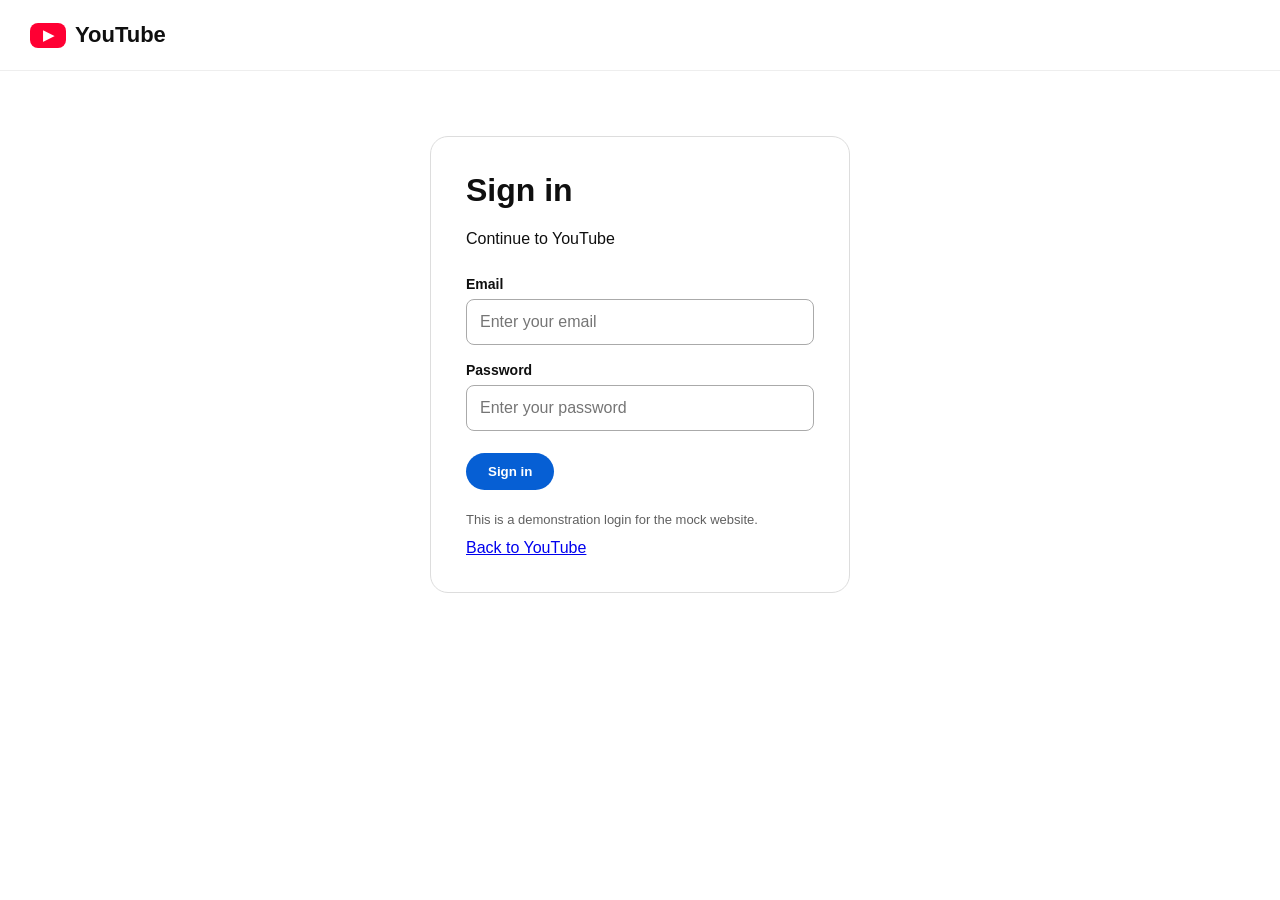
<file: login.html>
<!DOCTYPE html>
<html lang="en">
<head>
    <meta charset="UTF-8">
    <meta name="viewport" content="width=device-width, initial-scale=1.0">
    <title>Sign in - YouTube Mockup</title>
    <link rel="stylesheet" href="youtube.css">
    <link rel="stylesheet" href="youtube-extra.css">
    <script src="login.js" defer></script>
</head>
<body class="account-page">
    <header class="account-header">
        <a class="account-logo" href="youtube.html"><span class="play-icon">▶</span> YouTube</a>
    </header>

    <main class="account-card">
        <h1>Sign in</h1>
        <p>Continue to YouTube</p>

        <form id="login-form">
            <label for="email">Email</label>
            <input id="email" type="email" placeholder="Enter your email" required>

            <label for="password">Password</label>
            <input id="password" type="password" placeholder="Enter your password" required>

            <button type="submit">Sign in</button>
        </form>

        <p class="account-note">This is a demonstration login for the mock website.</p>
        <a href="youtube.html">Back to YouTube</a>
    </main>
</body>
</html>
</file>
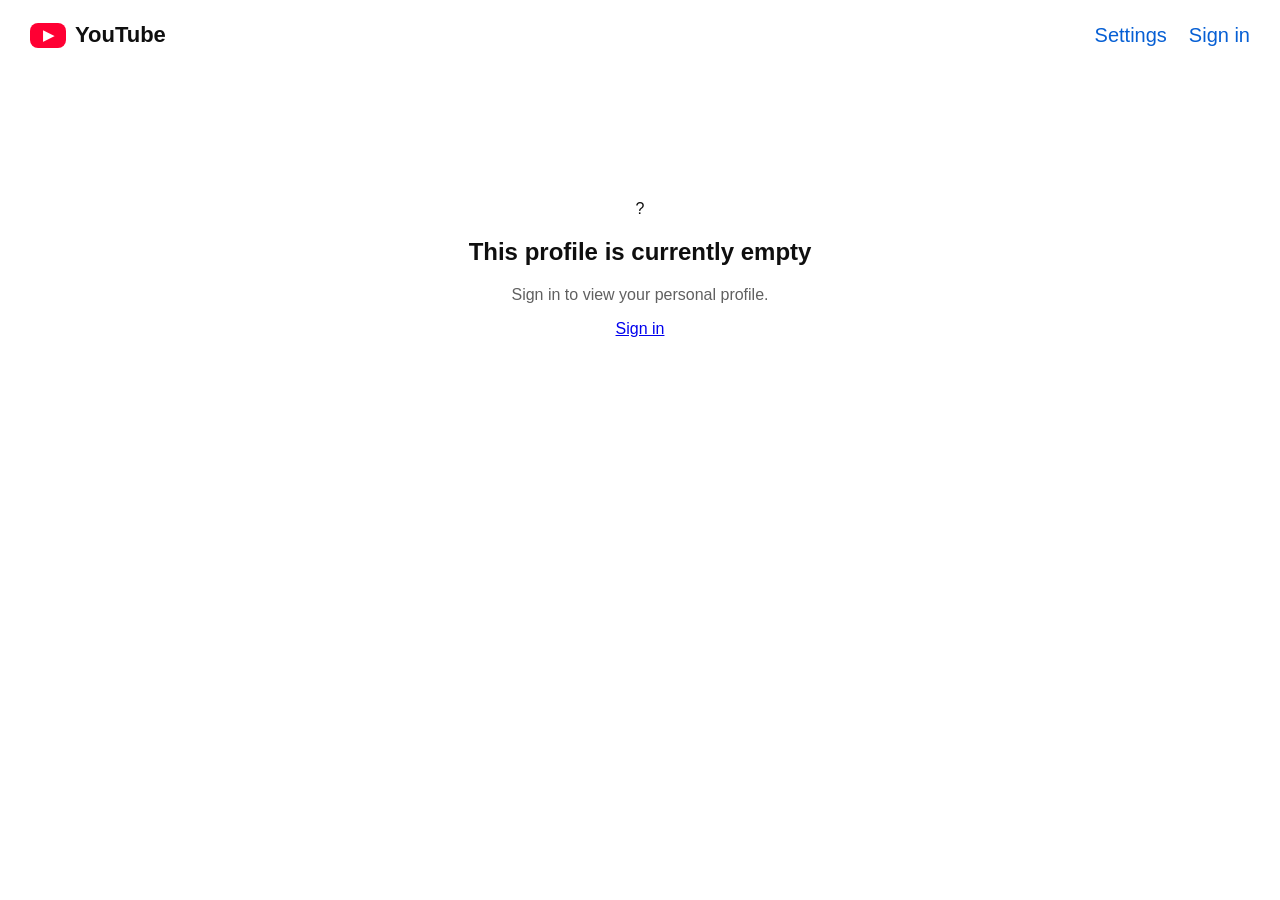
<file: profile.html>
<!DOCTYPE html>
<html lang="en">
<head>
    <meta charset="UTF-8">
    <meta name="viewport" content="width=device-width, initial-scale=1.0">
    <title>Your profile - YouTube Mockup</title>
    <link rel="stylesheet" href="youtube.css">
    <link rel="stylesheet" href="youtube-extra.css">
</head>
<body>
    <header class="topbar">
        <a class="account-logo" href="youtube.html"><span class="play-icon">▶</span> YouTube</a>
        <div class="top-actions">
            <a class="plain-link" href="settings.html">Settings</a>
            <a class="plain-link" href="login.html">Sign in</a>
        </div>
    </header>

    <main class="empty-profile">
        <div class="profile-empty">
        <div class="profile-avatar">?</div>
        <h2>This profile is currently empty</h2>
        <p>Sign in to view your personal profile.</p>
        <a href="login.html">Sign in</a>
    </div>
    </main>
</body>
</html>
</file>
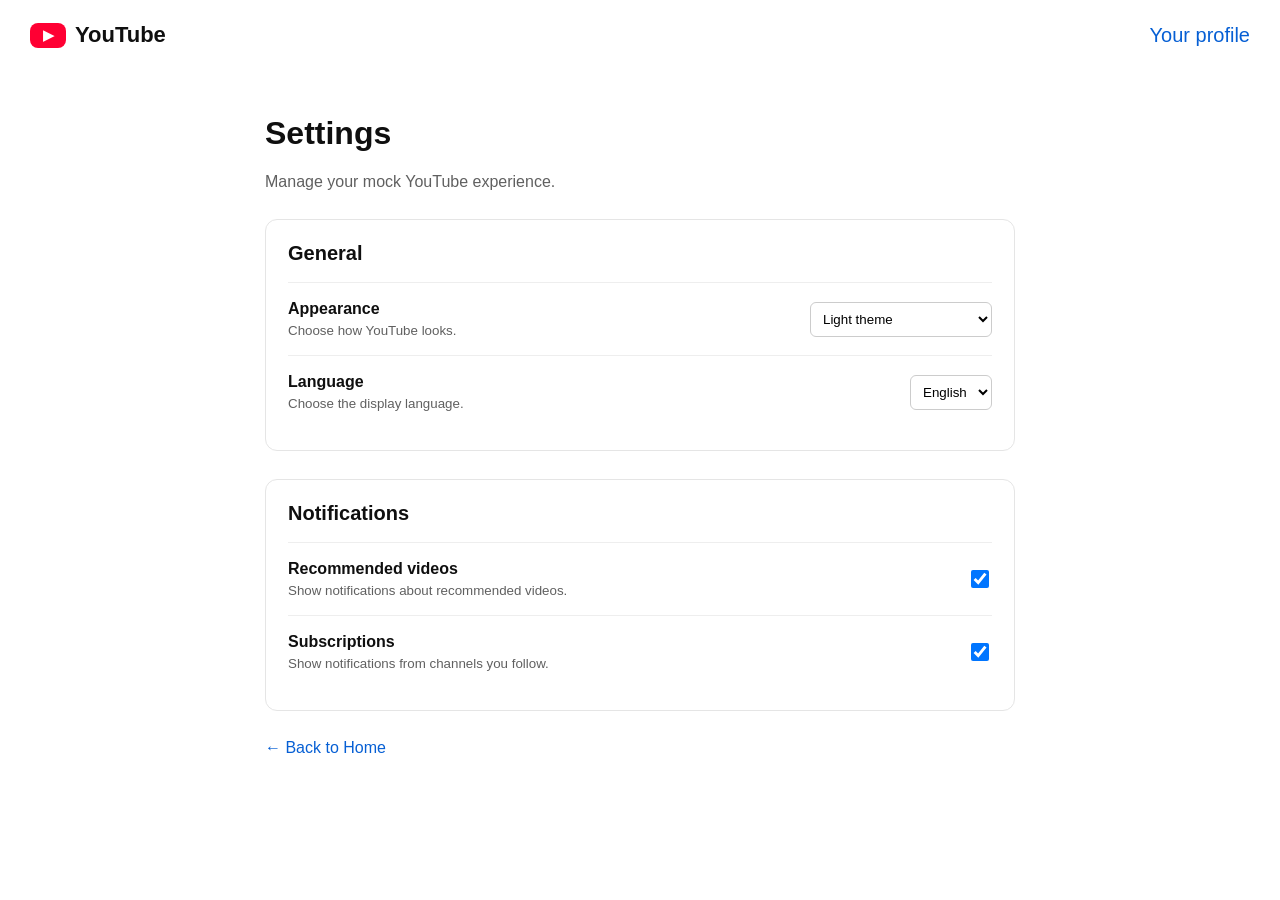
<file: settings.html>
<!DOCTYPE html>
<html lang="en">
<head>
    <meta charset="UTF-8">
    <meta name="viewport" content="width=device-width, initial-scale=1.0">
    <title>Settings - YouTube Mockup</title>
    <link rel="stylesheet" href="youtube.css">
    <link rel="stylesheet" href="youtube-extra.css">
</head>
<body>
    <header class="topbar">
        <a class="account-logo" href="youtube.html"><span class="play-icon">▶</span> YouTube</a>
        <div class="top-actions">
            <a class="plain-link" href="profile.html">Your profile</a>
        </div>
    </header>

    <main class="settings-page">
        <h1>Settings</h1>
        <p class="settings-intro">Manage your mock YouTube experience.</p>

        <section class="settings-group">
            <h2>General</h2>
            <label class="setting-row">
                <span>
                    <strong>Appearance</strong>
                    <small>Choose how YouTube looks.</small>
                </span>
                <select>
                    <option>Light theme</option>
                    <option>Dark theme (visual only)</option>
                </select>
            </label>
            <label class="setting-row">
                <span>
                    <strong>Language</strong>
                    <small>Choose the display language.</small>
                </span>
                <select>
                    <option>English</option>
                    <option>Filipino</option>
                </select>
            </label>
        </section>

        <section class="settings-group">
            <h2>Notifications</h2>
            <label class="setting-row">
                <span>
                    <strong>Recommended videos</strong>
                    <small>Show notifications about recommended videos.</small>
                </span>
                <input type="checkbox" checked>
            </label>
            <label class="setting-row">
                <span>
                    <strong>Subscriptions</strong>
                    <small>Show notifications from channels you follow.</small>
                </span>
                <input type="checkbox" checked>
            </label>
        </section>

        <a class="plain-link" href="youtube.html">← Back to Home</a>
    </main>
</body>
</html>
</file>
<file: youtube.css>
* {
    box-sizing: border-box;
}

body {
    margin: 0;
    background-color: #ffffff;
    color: #0f0f0f;
    font-family: Arial, Helvetica, sans-serif;
}

/* top nav */
.topbar {
    height: 70px;
    padding: 0 30px;
    display: flex;
    align-items: center;
    justify-content: space-between;
    background-color: #ffffff;
    position: sticky;
    top: 0;
    z-index: 10;
}

.logo {
    display: flex;
    align-items: center;
    gap: 8px;
}

.logo h2 {
    margin: 0;
    font-size: 23px;
    letter-spacing: -1px;
}

.play-icon {
    display: inline-flex;
    justify-content: center;
    align-items: center;
    width: 36px;
    height: 25px;
    border-radius: 8px;
    background-color: #ff0033;
    color: white;
    font-size: 14px;
}

.search-area {
    display: flex;
    align-items: center;
    width: 48%;
}

.search-area input {
    width: 100%;
    padding: 12px 20px;
    border: 1px solid #cccccc;
    border-radius: 25px 0 0 25px;
    font-size: 16px;
    outline: none;
}

.search-button {
    padding: 10px 24px;
    border: 1px solid #cccccc;
    border-left: none;
    border-radius: 0 25px 25px 0;
    background-color: #f8f8f8;
    font-size: 20px;
    cursor: pointer;
}

.mic-button {
    margin-left: 12px;
    padding: 11px;
    border: none;
    border-radius: 50%;
    background-color: #f2f2f2;
    cursor: pointer;
}

.top-actions {
    display: flex;
    align-items: center;
    gap: 22px;
    font-size: 20px;
}

.top-actions button {
    padding: 10px 15px;
    border: none;
    border-radius: 20px;
    background-color: #f2f2f2;
    font-weight: bold;
    cursor: pointer;
}

.top-actions img {
    width: 36px;
    height: 36px;
    border-radius: 50%;
}

/* main layout */
.layout {
    display: flex;
}

/* sidebar */
.sidebar {
    width: 220px;
    min-width: 220px;
    padding: 12px;
    height: calc(100vh - 70px);
    position: sticky;
    top: 70px;
    overflow-y: auto;
}

.sidebar a {
    display: block;
    padding: 13px 15px;
    margin-bottom: 4px;
    border-radius: 10px;
    color: #0f0f0f;
    text-decoration: none;
    font-size: 14px;
}

.sidebar a:hover {
    background-color: #f2f2f2;
}

.sidebar .active {
    background-color: #f2f2f2;
    font-weight: bold;
}

.sidebar h3 {
    padding: 8px 15px;
    margin-bottom: 5px;
    font-size: 16px;
}

.sidebar hr {
    margin: 15px 5px;
    border: none;
    border-top: 1px solid #e5e5e5;
}

/* main */
.content {
    flex: 1;
    min-width: 0;
    padding: 15px 25px 40px;
}

/* category */
.categories {
    display: flex;
    gap: 12px;
    margin-bottom: 25px;
    overflow-x: auto;
    white-space: nowrap;
    padding-bottom: 8px;
}

.categories a {
    padding: 9px 14px;
    border-radius: 8px;
    background-color: #f2f2f2;
    color: #0f0f0f;
    text-decoration: none;
    font-size: 14px;
    font-weight: 600;
}

.categories a:hover {
    background-color: #e5e5e5;
}

.categories .selected {
    background-color: #0f0f0f;
    color: #ffffff;
}

/* video grid */
.video-grid {
    display: grid;
    grid-template-columns: repeat(3, minmax(0, 1fr));
    gap: 35px 18px;
}

.video-card {
    min-width: 0;
    cursor: pointer;
}

.thumbnail {
    width: 100%;
    height: 205px;
    object-fit: cover;
    border-radius: 12px;
}

.video-info {
    display: flex;
    gap: 12px;
    margin-top: 12px;
}

.video-info img {
    width: 38px;
    height: 38px;
    border-radius: 50%;
}

.video-info h3 {
    margin: 0 0 8px;
    font-size: 16px;
    line-height: 1.4;
}

.video-info p {
    margin: 4px 0;
    color: #606060;
    font-size: 13px;
}

/* shorts */
.shorts-section {
    margin-top: 45px;
}

.shorts-section h2 {
    font-size: 22px;
    margin-bottom: 20px;
}

.shorts-section h2 span {
    color: #ff0033;
}

.shorts-grid {
    display: grid;
    grid-template-columns: repeat(4, minmax(0, 1fr));
    gap: 18px;
}

.short-card {
    cursor: pointer;
}

.short-card img {
    width: 100%;
    height: 280px;
    object-fit: cover;
    border-radius: 12px;
}

.short-card h3 {
    margin: 10px 0 6px;
    font-size: 15px;
    line-height: 1.4;
}

.short-card p {
    margin: 0;
    color: #606060;
    font-size: 13px;
}

.profile-button {
    width: 38px;
    height: 38px;
    border-radius: 50%;
    display: flex;
    align-items: center;
    justify-content: center;
    overflow: hidden;
    background-color: #d9d9d9;
    color: #333;
    text-decoration: none;
    font-weight: bold;
    cursor: pointer;
}

.profile-button img {
    width: 100%;
    height: 100%;
    object-fit: cover;
}

.video-link {
    text-decoration: none;
    color: inherit;
    display: block;
}

.video-link:hover {
    text-decoration: none;
}

.video-link .video-card {
    cursor: pointer;
}
</file>
<file: youtube-extra.css>
/* Extra styles for the supporting YouTube mockup pages */

.account-page {
    min-height: 100vh;
    background: #ffffff;
}

.account-header {
    padding: 22px 30px;
    border-bottom: 1px solid #eeeeee;
}

.account-logo {
    display: inline-flex;
    align-items: center;
    gap: 9px;
    color: #0f0f0f;
    font-size: 22px;
    font-weight: bold;
    text-decoration: none;
}

.account-card {
    width: min(420px, calc(100% - 40px));
    margin: 65px auto;
    padding: 35px;
    border: 1px solid #dddddd;
    border-radius: 18px;
    text-align: left;
}

.account-card h1,
.empty-profile h1,
.settings-page h1 {
    margin-top: 0;
}

.account-card form {
    margin-top: 28px;
}

.account-card label {
    display: block;
    margin: 17px 0 7px;
    font-size: 14px;
    font-weight: bold;
}

.account-card input {
    width: 100%;
    padding: 13px;
    border: 1px solid #aaaaaa;
    border-radius: 8px;
    font: inherit;
}

.account-card button,
.account-button {
    display: inline-block;
    margin-top: 22px;
    padding: 11px 22px;
    border: none;
    border-radius: 22px;
    background: #065fd4;
    color: white;
    font-weight: bold;
    text-decoration: none;
    cursor: pointer;
}

.account-note {
    margin: 22px 0 12px;
    color: #606060;
    font-size: 13px;
}

.empty-profile {
    max-width: 650px;
    margin: 100px auto;
    padding: 30px;
    text-align: center;
}

.empty-avatar {
    display: grid;
    width: 110px;
    height: 110px;
    margin: 0 auto 25px;
    place-items: center;
    border-radius: 50%;
    background: #e5e5e5;
    color: #606060;
    font-size: 48px;
}

.empty-profile p,
.settings-intro {
    color: #606060;
}

.plain-link {
    color: #065fd4;
    text-decoration: none;
}

.settings-page {
    max-width: 800px;
    margin: 45px auto;
    padding: 0 25px 50px;
}

.settings-group {
    margin: 28px 0;
    padding: 22px;
    border: 1px solid #e5e5e5;
    border-radius: 12px;
}

.settings-group h2 {
    margin-top: 0;
    font-size: 20px;
}

.setting-row {
    display: flex;
    align-items: center;
    justify-content: space-between;
    gap: 20px;
    padding: 17px 0;
    border-top: 1px solid #eeeeee;
}

.setting-row span {
    display: flex;
    flex-direction: column;
    gap: 5px;
}

.setting-row small {
    color: #606060;
}

.setting-row select {
    padding: 8px;
    border: 1px solid #cccccc;
    border-radius: 6px;
    background: white;
}

.setting-row input[type="checkbox"] {
    width: 18px;
    height: 18px;
}
</file>
